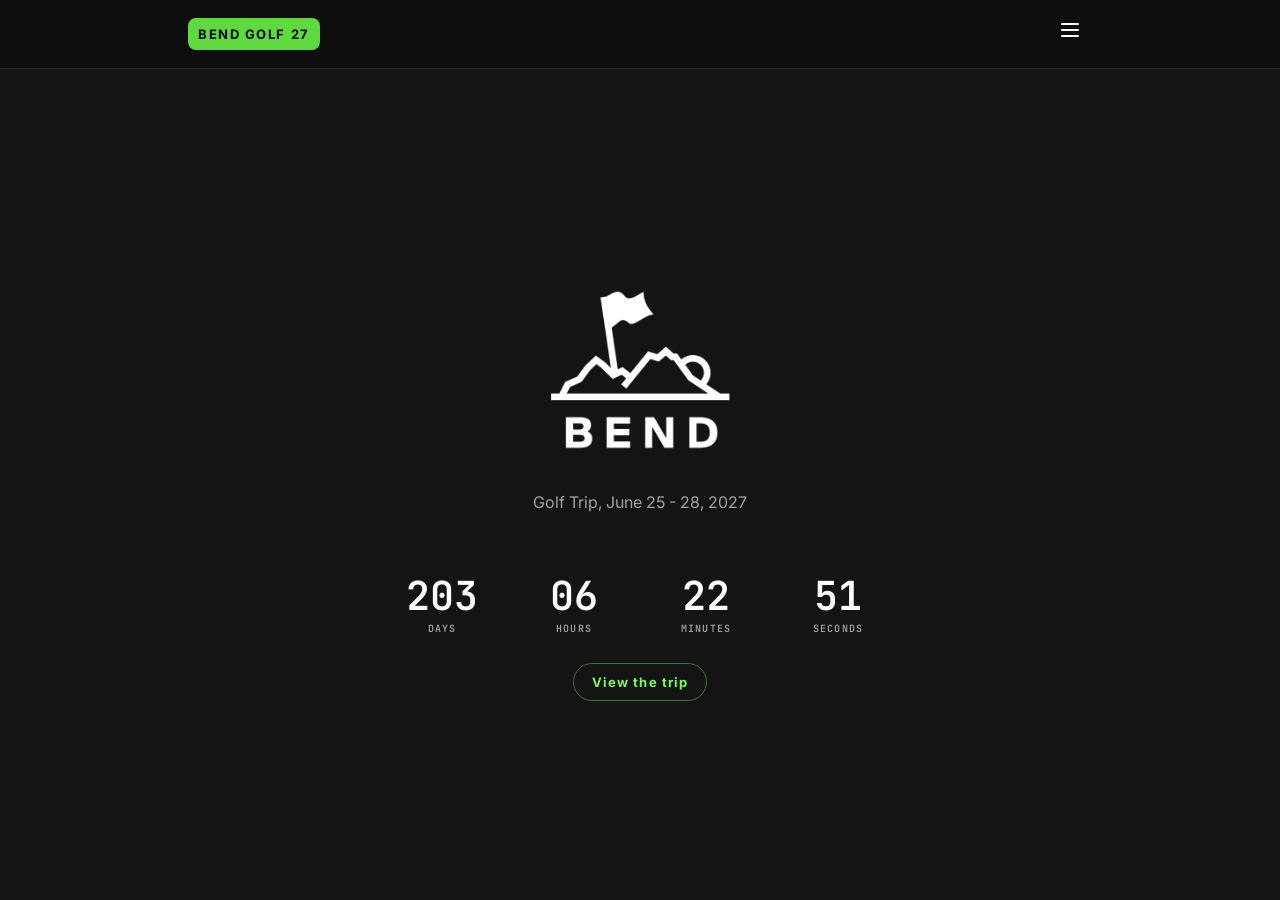
<file: index.html>
<!DOCTYPE html>
<html lang="en">
<head>
  <meta charset="UTF-8">
  <meta name="viewport" content="width=device-width, initial-scale=1">
  <link rel="icon" type="image/png" sizes="16x16" href="images/Bend_Favicon.png">
  <link rel="apple-touch-icon" href="images/App%20logo.png">
  <meta name="apple-mobile-web-app-capable" content="yes">
  <meta name="mobile-web-app-capable" content="yes">
  <meta name="apple-mobile-web-app-status-bar-style" content="black">
  <meta name="apple-mobile-web-app-title" content="Bend 27">
  <meta name="theme-color" content="#141414">
  <link rel="manifest" href="manifest.json">
  <title>Bend 27</title>
  <link rel="preconnect" href="https://fonts.googleapis.com">
  <link href="https://fonts.googleapis.com/css2?family=Inter:wght@600;700&family=JetBrains+Mono:wght@600&display=swap" rel="stylesheet">
  <link rel="stylesheet" href="css/site.css">
  <link rel="stylesheet" href="css/nav.css">
</head>
<body>
  <header class="top">
      <a class="mark" href="index.html">BEND GOLF 27</a>
      <div class="nav-actions">
        <button class="nav-toggle" type="button" aria-expanded="false" aria-controls="site-nav" aria-label="Open menu">
          <span class="nav-toggle-bar"></span>
          <span class="nav-toggle-bar"></span>
          <span class="nav-toggle-bar"></span>
        </button>
        <nav id="site-nav" class="nav-menu" hidden aria-label="Trip">
          <a href="overview.html">
            <span class="nav-kicker">Trip</span>
            Overview
          </a>
          <a href="friday.html">
            <span class="nav-kicker">June 25</span>
            Friday
          </a>
          <a href="saturday.html">
            <span class="nav-kicker">June 26</span>
            Saturday
          </a>
          <a href="sunday.html">
            <span class="nav-kicker">June 27</span>
            Sunday
          </a>
          <a href="monday.html">
            <span class="nav-kicker">June 28</span>
            Monday
          </a>
          <a href="faq.html">
            <span class="nav-kicker">Trip</span>
            FAQ
          </a>
        </nav>
      </div>
  </header>
  <div class="phone">
    <main>
      <img class="landing-logo" src="images/Bend_Logo.png" alt="Bend 27">
      <p class="text-secondary">Golf Trip, June 25 - 28, 2027</p>
      <section class="countdown" aria-live="polite">
        <div class="countdown-grid">
          <div class="countdown-unit"><span class="countdown-value" data-unit="days">00</span><span class="countdown-label">Days</span></div>
          <div class="countdown-unit"><span class="countdown-value" data-unit="hours">00</span><span class="countdown-label">Hours</span></div>
          <div class="countdown-unit"><span class="countdown-value" data-unit="minutes">00</span><span class="countdown-label">Minutes</span></div>
          <div class="countdown-unit"><span class="countdown-value" data-unit="seconds">00</span><span class="countdown-label">Seconds</span></div>
        </div>
      </section>
      <a class="landing-cta" href="overview.html">View the trip</a>
    </main>
  </div>
  <script src="js/nav.js?v=3" defer></script>
  <script src="js/countdown.js" defer></script>
</body>
</html>
</file>
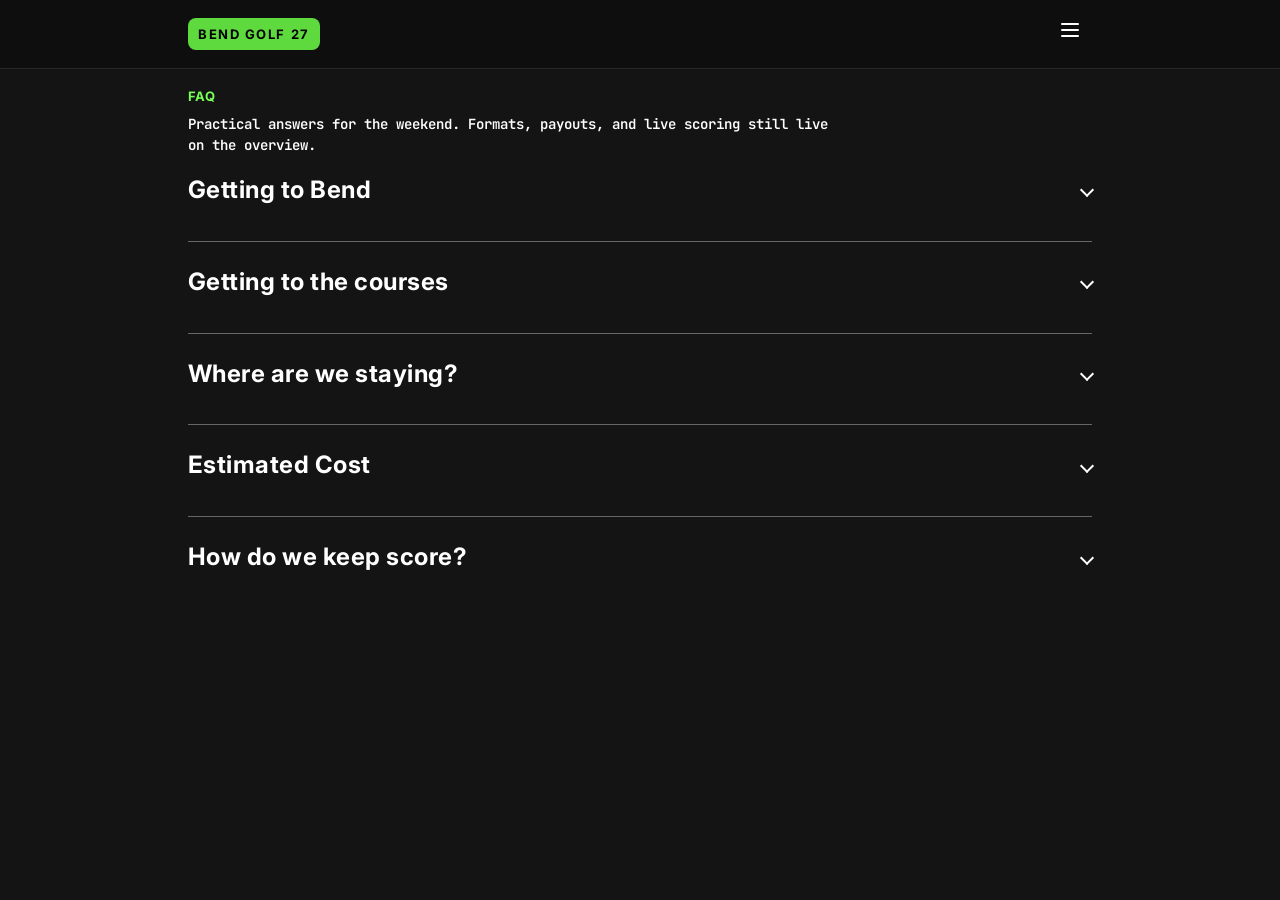
<file: faq.html>
<!DOCTYPE html>
<html lang="en">
<head>
  <meta charset="UTF-8">
  <meta name="viewport" content="width=device-width, initial-scale=1">
  <link rel="icon" type="image/png" sizes="16x16" href="images/Bend_Favicon.png">
  <link rel="apple-touch-icon" href="images/App%20logo.png">
  <meta name="apple-mobile-web-app-capable" content="yes">
  <meta name="mobile-web-app-capable" content="yes">
  <meta name="apple-mobile-web-app-status-bar-style" content="black">
  <meta name="apple-mobile-web-app-title" content="Bend 27">
  <meta name="theme-color" content="#141414">
  <link rel="manifest" href="manifest.json">
  <title>FAQ — Bend 27</title>
  <link rel="preconnect" href="https://fonts.googleapis.com">
  <link href="https://fonts.googleapis.com/css2?family=Inter:wght@600;700&family=JetBrains+Mono:wght@600&display=swap" rel="stylesheet">
  <link rel="stylesheet" href="css/site.css">
  <link rel="stylesheet" href="css/nav.css">
</head>
<body>
  <header class="top">
      <a class="mark" href="index.html">BEND GOLF 27</a>
      <div class="nav-actions">
        <button class="nav-toggle" type="button" aria-expanded="false" aria-controls="site-nav" aria-label="Open menu">
          <span class="nav-toggle-bar"></span>
          <span class="nav-toggle-bar"></span>
          <span class="nav-toggle-bar"></span>
        </button>
        <nav id="site-nav" class="nav-menu" hidden aria-label="Trip">
          <a href="overview.html">
            <span class="nav-kicker">Trip</span>
            Overview
          </a>
          <a href="friday.html">
            <span class="nav-kicker">June 25</span>
            Friday
          </a>
          <a href="saturday.html">
            <span class="nav-kicker">June 26</span>
            Saturday
          </a>
          <a href="sunday.html">
            <span class="nav-kicker">June 27</span>
            Sunday
          </a>
          <a href="monday.html">
            <span class="nav-kicker">June 28</span>
            Monday
          </a>
          <a href="faq.html" aria-current="page">
            <span class="nav-kicker">Trip</span>
            FAQ
          </a>
        </nav>
      </div>
  </header>
  <div class="phone">
    <main>
      <p class="kicker">FAQ</p>
      <p class="day-intro">Practical answers for the weekend. Formats, payouts, and live scoring still live on the overview.</p>

      <details class="fold">
        <summary>Getting to Bend</summary>
        <section class="rule">
          <p>Getting to Bend isn’t too difficult. Fly into Portland International Airport and enjoy a scenic three-hour drive through the Cascades, or fly directly into Redmond Municipal Airport, just 25 minutes from the house(s).</p>
          <ul class="recs">
            <li><strong>PDX,</strong> Portland International Airport. About a 3 hr drive to Bend.</li>
            <li><strong>RDM,</strong> Redmond Municipal Airport. About 25 min from the house(s).</li>
          </ul>
        </section>
      </details>

      <details class="fold">
        <summary>Getting to the courses</summary>
        <section class="rule">
          <p>We'll drive to the courses. A few of the more local people are driving the whole way to Bend. We'll coordinate if anyone would need to rent a car.</p>
        </section>
      </details>

      <details class="fold">
        <summary>Where are we staying?</summary>
        <section class="rule">
          <p>Check in Friday at 4:00pm. Check out Monday before heading to Pronghorn for the last round.</p>
          <p>1002 Southwest Emkay Drive, Unit 1-3, Bend, OR 97702</p>
          <a class="text-link" href="https://maps.google.com/?q=1002+Southwest+Emkay+Drive+Bend+OR+97702" target="_blank" rel="noopener noreferrer">Open the house in Maps</a>
        </section>
      </details>

      <details class="fold">
        <summary>Estimated Cost</summary>
        <section class="rule">
          <h3>Estimated total</h3>
          <p><span class="lead">$1,198*</span></p>
          <p>What you owe ($430) plus greens fees with carts ($768*). Meals are separate and on your own.</p>
        </section>
        <section class="rule">
          <h3>What do I owe?</h3>
          <p><span class="lead">$430</span></p>
          <p>($320 per person for the Airbnb)</p>
          <p>($110 tournament buy-in)</p>
          <p>Venmo <span class="lead">@Jeremy-Won</span>.</p>
          <p>The winning team splits $1,640. The individual champion gets $120. The most one player can make is $325. What you owe covers the Airbnb and the tournament buy-in.</p>
        </section>
        <section class="rule">
          <h3>Greens Fees</h3>
          <p><span class="lead">$768*</span> with carts</p>
          <p><strong>Widgi Creek.</strong> $114 ($89 green fee* + $25 power cart). Cycle cart is $39.</p>
          <p><strong>Quail Run.</strong> $115 ($95 green fee* + $20 power cart). Scooter is $30.</p>
          <p><strong>Tetherow.</strong> $340 green fee*.</p>
          <p><strong>Pronghorn.</strong> $199 green fee*.</p>
          <p>*Estimated based on current posted rates for June 2027.</p>
        </section>
      </details>

      <details class="fold">
        <summary>How do we keep score?</summary>
        <section class="rule">
          <p>We'll have both a team and individual champion for the weekend. Golf GameBook is how we keep score. Download the free app and create an account before the trip. No paid membership.</p>
          <p>Add your current handicap to your profile. The Red vs. Blue invite goes out about a week before we arrive. Teams stay unassigned until the reveal on Night 1.</p>
        </section>
      </details>
    </main>
  </div>
  <script src="js/nav.js?v=3" defer></script>
</body>
</html>
</file>
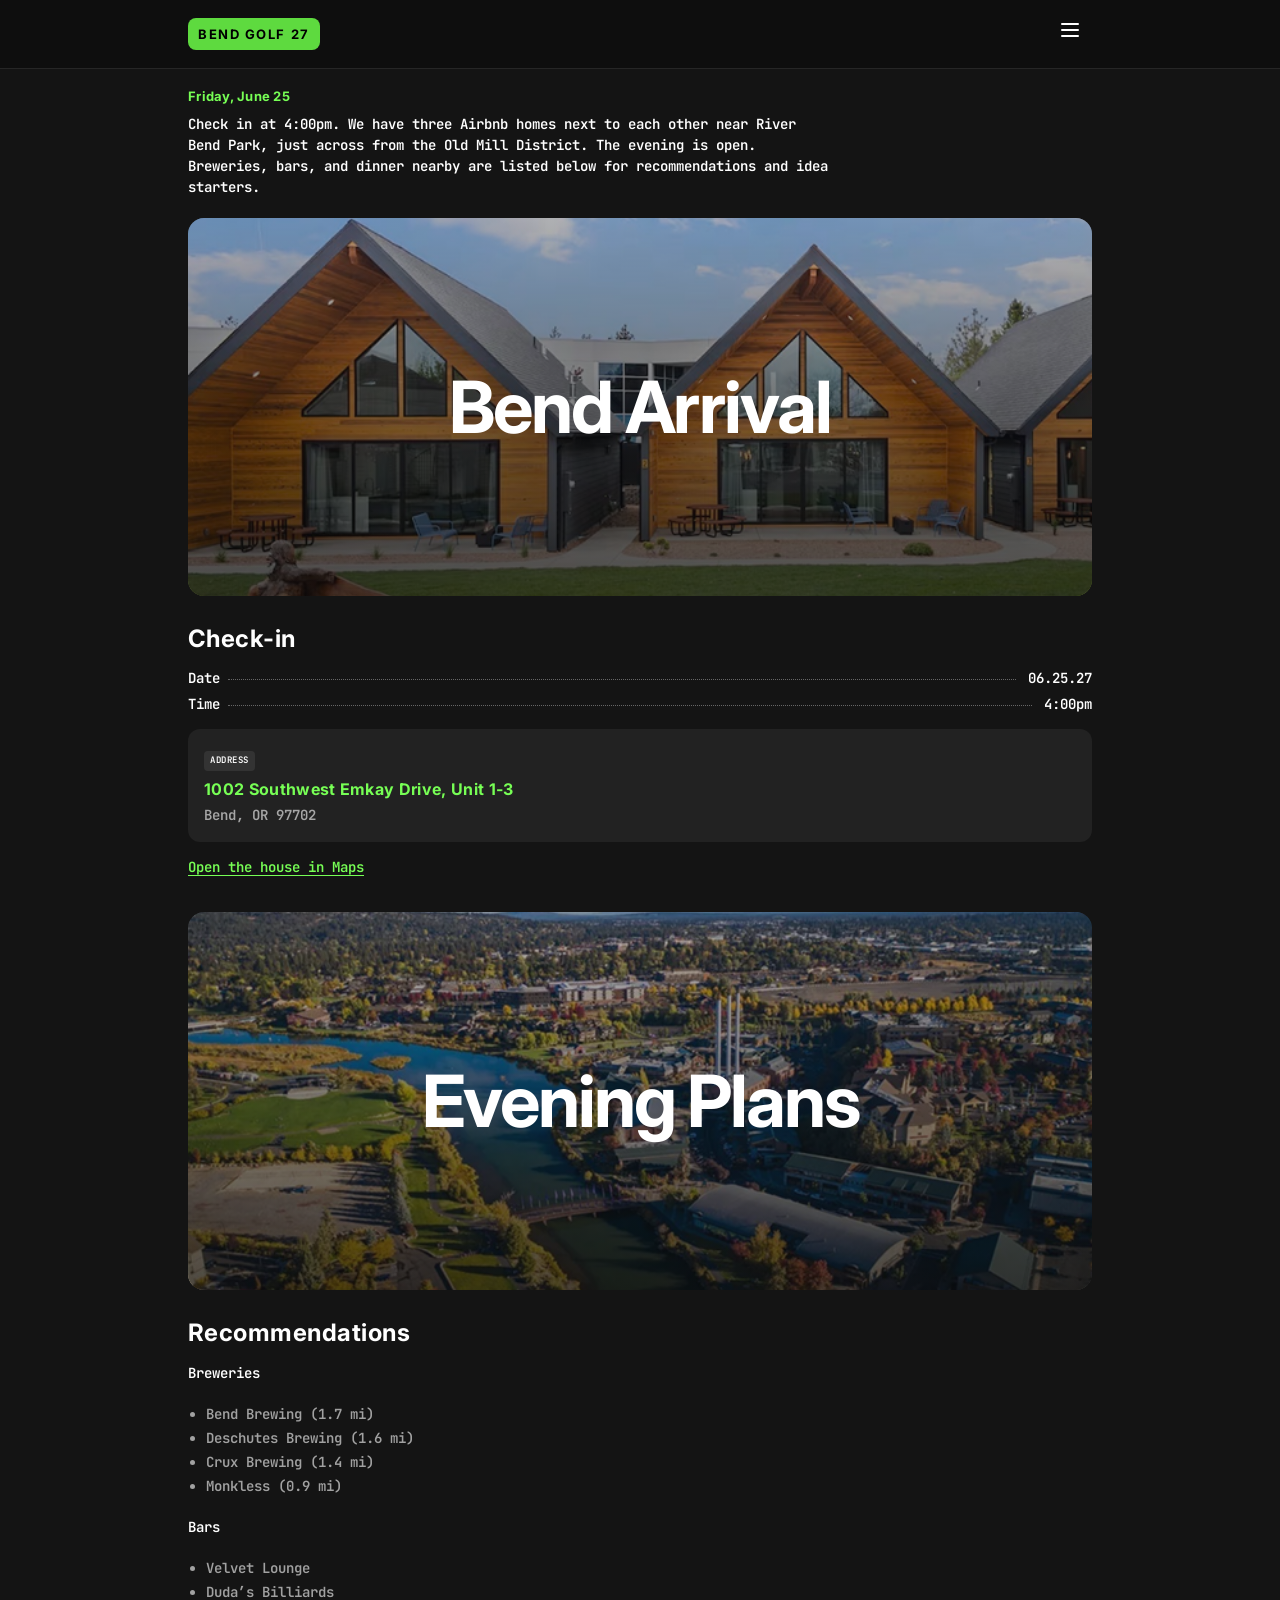
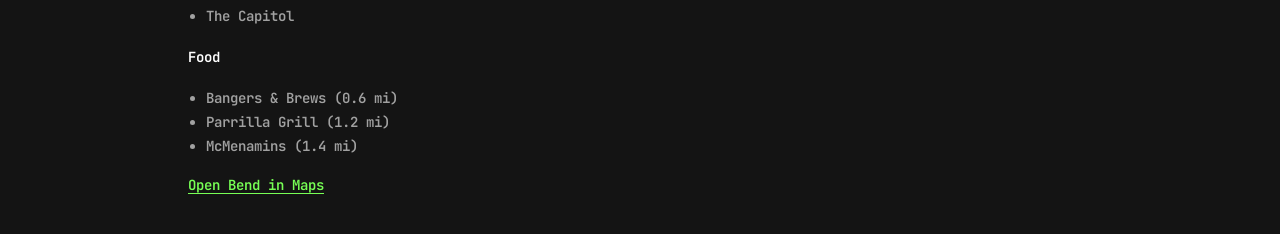
<file: friday.html>
<!DOCTYPE html>
<html lang="en">
<head>
  <meta charset="UTF-8">
  <meta name="viewport" content="width=device-width, initial-scale=1">
  <link rel="icon" type="image/png" sizes="16x16" href="images/Bend_Favicon.png">
  <link rel="apple-touch-icon" href="images/App%20logo.png">
  <meta name="apple-mobile-web-app-capable" content="yes">
  <meta name="mobile-web-app-capable" content="yes">
  <meta name="apple-mobile-web-app-status-bar-style" content="black">
  <meta name="apple-mobile-web-app-title" content="Bend 27">
  <meta name="theme-color" content="#141414">
  <link rel="manifest" href="manifest.json">
  <title>Friday, June 25 — Bend 27</title>
  <link rel="preconnect" href="https://fonts.googleapis.com">
  <link href="https://fonts.googleapis.com/css2?family=Inter:wght@600;700&family=JetBrains+Mono:wght@600&display=swap" rel="stylesheet">
  <link rel="stylesheet" href="css/site.css">
  <link rel="stylesheet" href="css/nav.css">
</head>
<body>
  <header class="top">
      <a class="mark" href="index.html">BEND GOLF 27</a>
      <div class="nav-actions">
        <button class="nav-toggle" type="button" aria-expanded="false" aria-controls="site-nav" aria-label="Open menu">
          <span class="nav-toggle-bar"></span>
          <span class="nav-toggle-bar"></span>
          <span class="nav-toggle-bar"></span>
        </button>
        <nav id="site-nav" class="nav-menu" hidden aria-label="Trip">
          <a href="overview.html">
            <span class="nav-kicker">Trip</span>
            Overview
          </a>
          <a href="friday.html" aria-current="page">
            <span class="nav-kicker">June 25</span>
            Friday
          </a>
          <a href="saturday.html">
            <span class="nav-kicker">June 26</span>
            Saturday
          </a>
          <a href="sunday.html">
            <span class="nav-kicker">June 27</span>
            Sunday
          </a>
          <a href="monday.html">
            <span class="nav-kicker">June 28</span>
            Monday
          </a>
          <a href="faq.html">
            <span class="nav-kicker">Trip</span>
            FAQ
          </a>
        </nav>
      </div>
  </header>
  <div class="phone">
    <main>
      <p class="kicker">Friday, June 25</p>
      <p class="day-intro">Check in at 4:00pm. We have three Airbnb homes next to each other near River Bend Park, just across from the Old Mill District. The evening is open. Breweries, bars, and dinner nearby are listed below for recommendations and idea starters.</p>

      <section class="day-block">
        <div class="hero">
          <img class="hero-photo" src="images/Airbnb%201.png" alt="Exterior of the Bend house">
          <h1>Bend Arrival</h1>
        </div>
        <h2>Check-in</h2>
        <div class="facts">
          <div class="fact"><span class="is-primary">Date</span><span class="fact-line"></span><span class="fact-value">06.25.27</span></div>
          <div class="fact"><span class="is-primary">Time</span><span class="fact-line"></span><span class="fact-value">4:00pm</span></div>
        </div>
        <article class="card">
          <p class="tag">ADDRESS</p>
          <h3>1002 Southwest Emkay Drive, Unit 1-3</h3>
          <p>Bend, OR 97702</p>
        </article>
        <a class="text-link" href="https://maps.google.com/?q=1002+Southwest+Emkay+Drive+Bend+OR+97702" target="_blank" rel="noopener noreferrer">Open the house in Maps</a>
      </section>

      <section class="day-block">
        <div class="hero">
          <img class="hero-photo" src="images/Bend%201.png" alt="Outdoor patio at a Bend brewery">
          <h1>Evening Plans</h1>
        </div>
        <h2>Recommendations</h2>
        <p class="group-label">Breweries</p>
        <ul class="recs">
          <li>Bend Brewing (1.7 mi)</li>
          <li>Deschutes Brewing (1.6 mi)</li>
          <li>Crux Brewing (1.4 mi)</li>
          <li>Monkless (0.9 mi)</li>
        </ul>
        <p class="group-label">Bars</p>
        <ul class="recs">
          <li>Velvet Lounge</li>
          <li>Duda’s Billiards</li>
          <li>The Capitol</li>
        </ul>
        <p class="group-label">Food</p>
        <ul class="recs">
          <li>Bangers &amp; Brews (0.6 mi)</li>
          <li>Parrilla Grill (1.2 mi)</li>
          <li>McMenamins (1.4 mi)</li>
        </ul>
        <a class="text-link" href="https://maps.app.goo.gl/ejhzNAZL5B42MiZE8" target="_blank" rel="noopener noreferrer">Open Bend in Maps</a>
      </section>
    </main>
  </div>
  <script src="js/nav.js?v=3" defer></script>
</body>
</html>
</file>
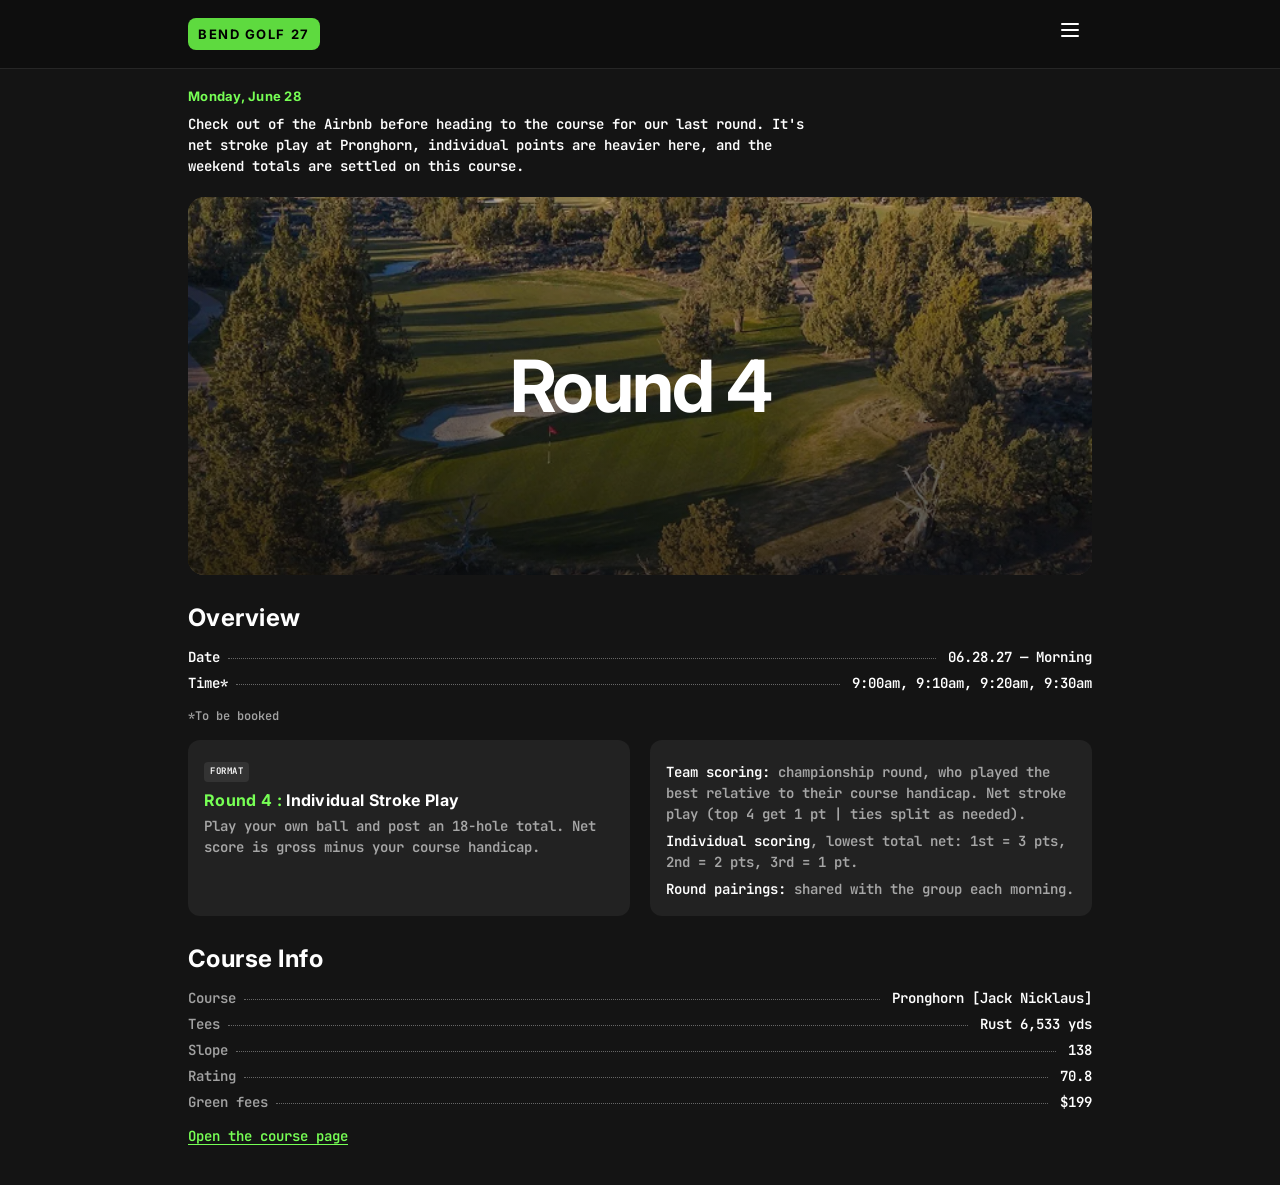
<file: monday.html>
<!DOCTYPE html>
<html lang="en">
<head>
  <meta charset="UTF-8">
  <meta name="viewport" content="width=device-width, initial-scale=1">
  <link rel="icon" type="image/png" sizes="16x16" href="images/Bend_Favicon.png">
  <link rel="apple-touch-icon" href="images/App%20logo.png">
  <meta name="apple-mobile-web-app-capable" content="yes">
  <meta name="mobile-web-app-capable" content="yes">
  <meta name="apple-mobile-web-app-status-bar-style" content="black">
  <meta name="apple-mobile-web-app-title" content="Bend 27">
  <meta name="theme-color" content="#141414">
  <link rel="manifest" href="manifest.json">
  <title>Monday, June 28 — Bend 27</title>
  <link rel="preconnect" href="https://fonts.googleapis.com">
  <link href="https://fonts.googleapis.com/css2?family=Inter:wght@600;700&family=JetBrains+Mono:wght@600&display=swap" rel="stylesheet">
  <link rel="stylesheet" href="css/site.css">
  <link rel="stylesheet" href="css/nav.css">
</head>
<body>
  <header class="top">
      <a class="mark" href="index.html">BEND GOLF 27</a>
      <div class="nav-actions">
        <button class="nav-toggle" type="button" aria-expanded="false" aria-controls="site-nav" aria-label="Open menu">
          <span class="nav-toggle-bar"></span>
          <span class="nav-toggle-bar"></span>
          <span class="nav-toggle-bar"></span>
        </button>
        <nav id="site-nav" class="nav-menu" hidden aria-label="Trip">
          <a href="overview.html">
            <span class="nav-kicker">Trip</span>
            Overview
          </a>
          <a href="friday.html">
            <span class="nav-kicker">June 25</span>
            Friday
          </a>
          <a href="saturday.html">
            <span class="nav-kicker">June 26</span>
            Saturday
          </a>
          <a href="sunday.html">
            <span class="nav-kicker">June 27</span>
            Sunday
          </a>
          <a href="monday.html" aria-current="page">
            <span class="nav-kicker">June 28</span>
            Monday
          </a>
          <a href="faq.html">
            <span class="nav-kicker">Trip</span>
            FAQ
          </a>
        </nav>
      </div>
  </header>
  <div class="phone">
    <main>
      <p class="kicker">Monday, June 28</p>
      <p class="day-intro">Check out of the Airbnb before heading to the course for our last round. It's net stroke play at Pronghorn, individual points are heavier here, and the weekend totals are settled on this course.</p>

      <section class="day-block">
        <div class="hero">
          <img class="hero-photo" src="images/Pronghorn.png" alt="Pronghorn">
          <h1>Round 4</h1>
        </div>
        <h2>Overview</h2>
        <div class="facts">
          <div class="fact"><span class="is-primary">Date</span><span class="fact-line"></span><span class="fact-value">06.28.27 — Morning</span></div>
          <div class="fact"><span class="is-primary">Time*</span><span class="fact-line"></span><span class="fact-value">9:00am, 9:10am, 9:20am, 9:30am</span></div>
        </div>
        <p class="time-note">*To be booked</p>
        <article class="card">
          <p class="tag">FORMAT</p>
          <h3>Round 4 : <span class="round-name">Individual Stroke Play</span></h3>
          <p>Play your own ball and post an 18-hole total. Net score is gross minus your course handicap.</p>
        </article>
        <article class="card">
          <p><span class="lead">Team scoring:</span> championship round, who played the best relative to their course handicap. Net stroke play (top 4 get 1 pt | ties split as needed).</p>
          <p><span class="lead">Individual scoring</span>, lowest total net: 1st = 3 pts, 2nd = 2 pts, 3rd = 1 pt.</p>
          <p><span class="lead">Round pairings:</span> shared with the group each morning.</p>
        </article>
        <h2>Course Info</h2>
        <div class="facts">
          <div class="fact"><span>Course</span><span class="fact-line"></span><span class="fact-value">Pronghorn [Jack Nicklaus]</span></div>
          <div class="fact"><span>Tees</span><span class="fact-line"></span><span class="fact-value">Rust 6,533 yds</span></div>
          <div class="fact"><span>Slope</span><span class="fact-line"></span><span class="fact-value">138</span></div>
          <div class="fact"><span>Rating</span><span class="fact-line"></span><span class="fact-value">70.8</span></div>
          <div class="fact"><span>Green fees</span><span class="fact-line"></span><span class="fact-value">$199</span></div>
        </div>
        <a class="text-link" href="https://juniperpreserve.com/golf/jack-nicklaus-signature-course/" target="_blank" rel="noopener noreferrer">Open the course page</a>
      </section>
    </main>
  </div>
  <script src="js/nav.js?v=3" defer></script>
</body>
</html>
</file>
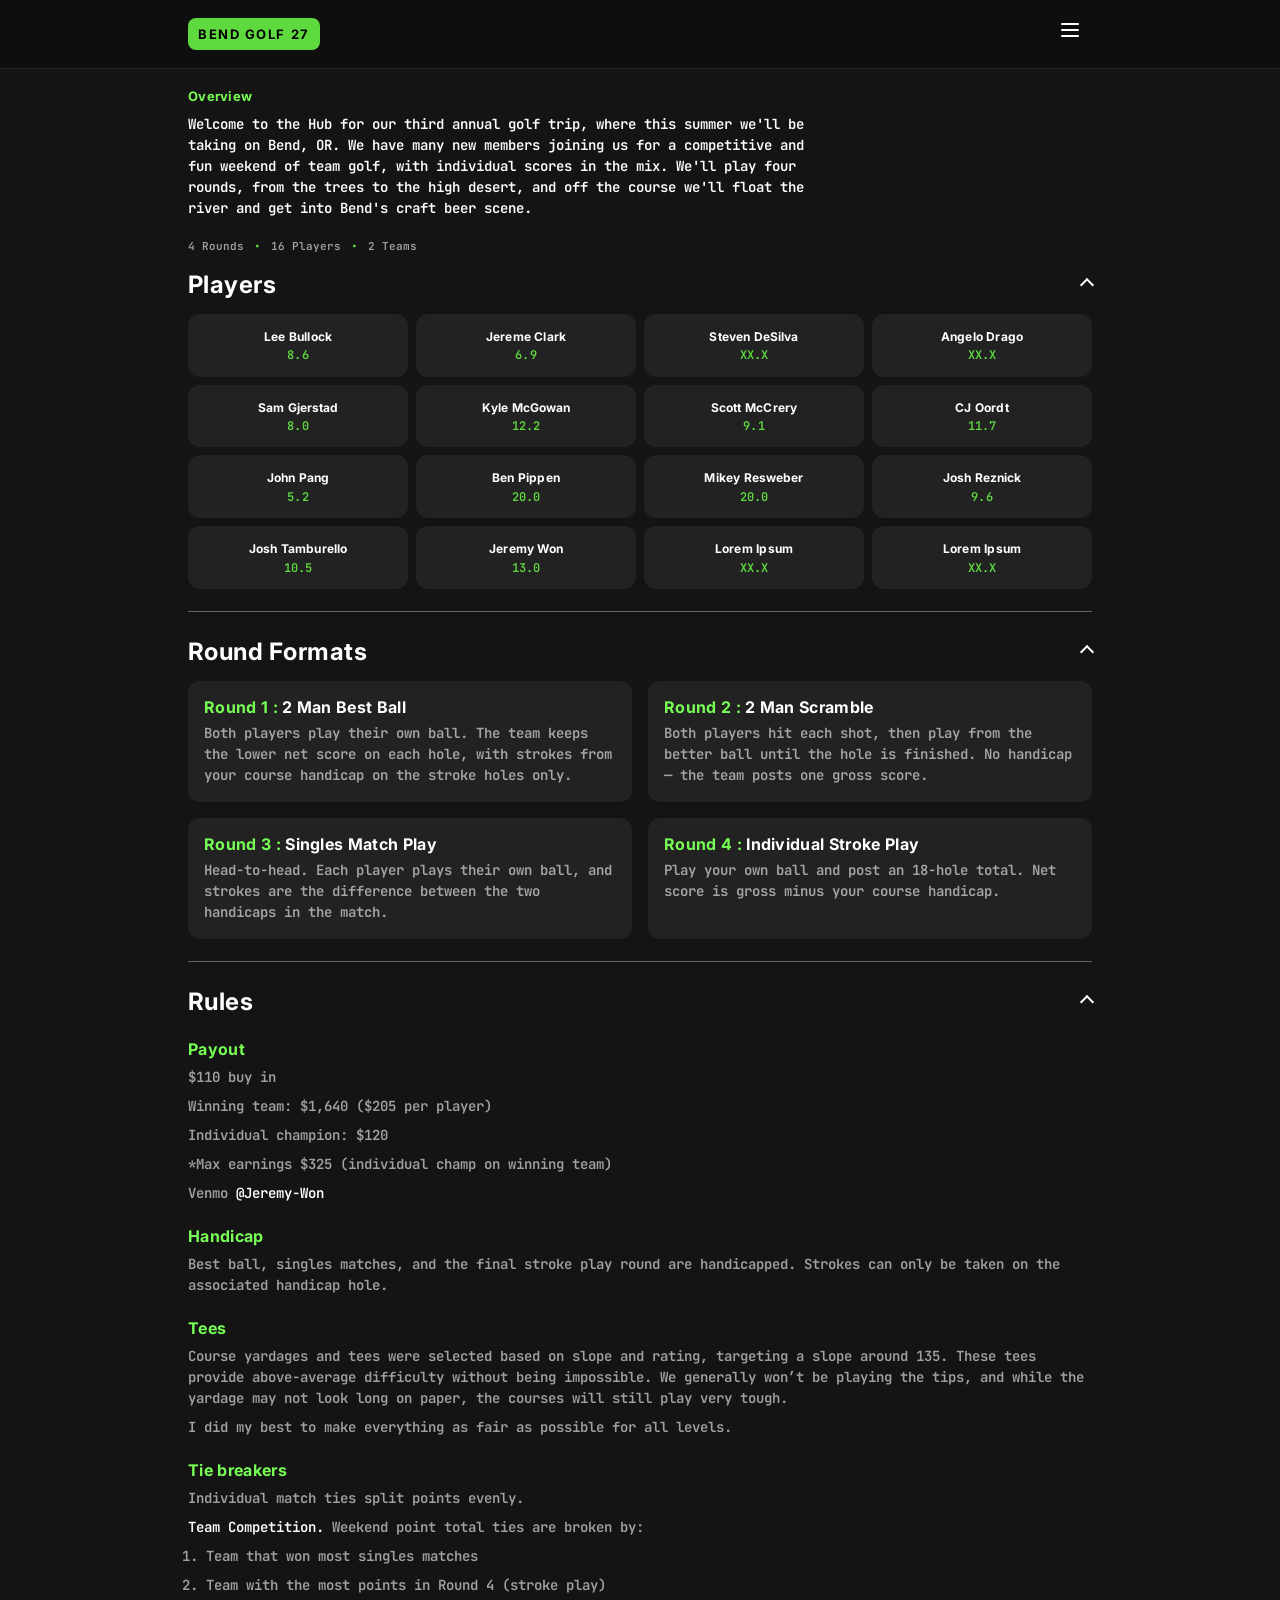
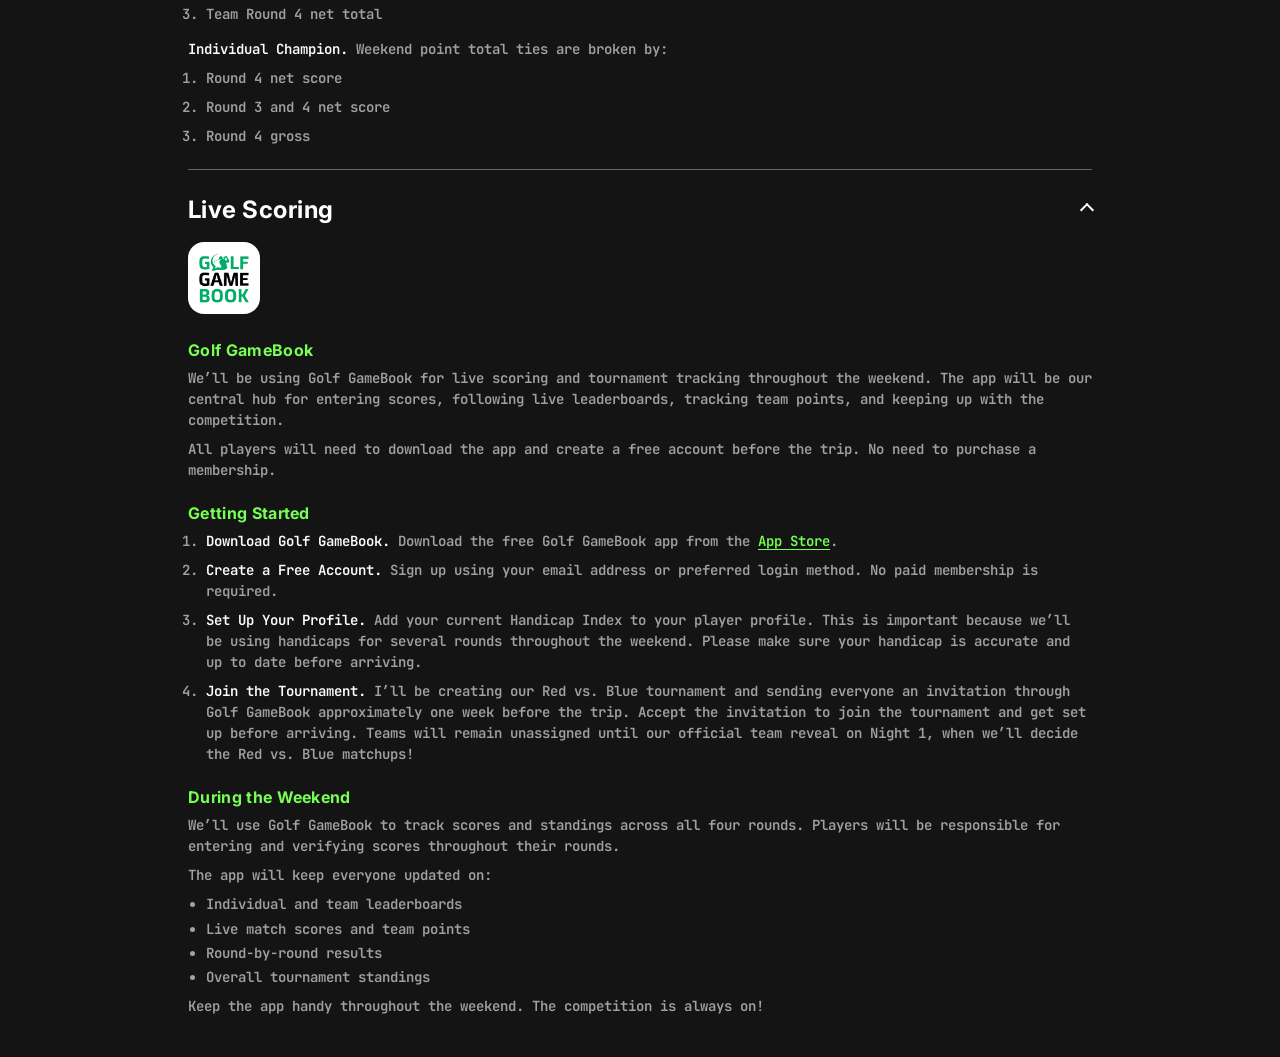
<file: overview.html>
<!DOCTYPE html>
<html lang="en">
<head>
  <meta charset="UTF-8">
  <meta name="viewport" content="width=device-width, initial-scale=1">
  <link rel="icon" type="image/png" sizes="16x16" href="images/Bend_Favicon.png">
  <link rel="apple-touch-icon" href="images/App%20logo.png">
  <meta name="apple-mobile-web-app-capable" content="yes">
  <meta name="mobile-web-app-capable" content="yes">
  <meta name="apple-mobile-web-app-status-bar-style" content="black">
  <meta name="apple-mobile-web-app-title" content="Bend 27">
  <meta name="theme-color" content="#141414">
  <link rel="manifest" href="manifest.json">
  <title>Overview — Bend 27</title>
  <link rel="preconnect" href="https://fonts.googleapis.com">
  <link href="https://fonts.googleapis.com/css2?family=Inter:wght@600;700&family=JetBrains+Mono:wght@600&display=swap" rel="stylesheet">
  <link rel="stylesheet" href="css/site.css">
  <link rel="stylesheet" href="css/nav.css">
</head>
<body>
  <header class="top">
      <a class="mark" href="index.html">BEND GOLF 27</a>
      <div class="nav-actions">
        <button class="nav-toggle" type="button" aria-expanded="false" aria-controls="site-nav" aria-label="Open menu">
          <span class="nav-toggle-bar"></span>
          <span class="nav-toggle-bar"></span>
          <span class="nav-toggle-bar"></span>
        </button>
        <nav id="site-nav" class="nav-menu" hidden aria-label="Trip">
          <a href="overview.html" aria-current="page">
            <span class="nav-kicker">Trip</span>
            Overview
          </a>
          <a href="friday.html">
            <span class="nav-kicker">June 25</span>
            Friday
          </a>
          <a href="saturday.html">
            <span class="nav-kicker">June 26</span>
            Saturday
          </a>
          <a href="sunday.html">
            <span class="nav-kicker">June 27</span>
            Sunday
          </a>
          <a href="monday.html">
            <span class="nav-kicker">June 28</span>
            Monday
          </a>
          <a href="faq.html">
            <span class="nav-kicker">Trip</span>
            FAQ
          </a>
        </nav>
      </div>
  </header>
  <div class="phone">
    <main>
      <p class="kicker">Overview</p>
      <p class="day-intro">Welcome to the Hub for our third annual golf trip, where this summer we'll be taking on Bend, OR. We have many new members joining us for a competitive and fun weekend of team golf, with individual scores in the mix. We'll play four rounds, from the trees to the high desert, and off the course we'll float the river and get into Bend's craft beer scene.</p>
      <p class="stats">
        <span>4 Rounds</span>
        <span aria-hidden="true">•</span>
        <span>16 Players</span>
        <span aria-hidden="true">•</span>
        <span>2 Teams</span>
      </p>

      <details class="fold" open>
      <summary>Players</summary>
      <ul class="players">
        <li class="player"><span class="player-name"><span>Lee</span><span>Bullock</span></span><span class="hcp">8.6</span></li>
        <li class="player"><span class="player-name"><span>Jereme</span><span>Clark</span></span><span class="hcp">6.9</span></li>
        <li class="player"><span class="player-name"><span>Steven</span><span>DeSilva</span></span><span class="hcp">XX.X</span></li>
        <li class="player"><span class="player-name"><span>Angelo</span><span>Drago</span></span><span class="hcp">XX.X</span></li>
        <li class="player"><span class="player-name"><span>Sam</span><span>Gjerstad</span></span><span class="hcp">8.0</span></li>
        <li class="player"><span class="player-name"><span>Kyle</span><span>McGowan</span></span><span class="hcp">12.2</span></li>
        <li class="player"><span class="player-name"><span>Scott</span><span>McCrery</span></span><span class="hcp">9.1</span></li>
        <li class="player"><span class="player-name"><span>CJ</span><span>Oordt</span></span><span class="hcp">11.7</span></li>
        <li class="player"><span class="player-name"><span>John</span><span>Pang</span></span><span class="hcp">5.2</span></li>
        <li class="player"><span class="player-name"><span>Ben</span><span>Pippen</span></span><span class="hcp">20.0</span></li>
        <li class="player"><span class="player-name"><span>Mikey</span><span>Resweber</span></span><span class="hcp">20.0</span></li>
        <li class="player"><span class="player-name"><span>Josh</span><span>Reznick</span></span><span class="hcp">9.6</span></li>
        <li class="player"><span class="player-name"><span>Josh</span><span>Tamburello</span></span><span class="hcp">10.5</span></li>
        <li class="player"><span class="player-name"><span>Jeremy</span><span>Won</span></span><span class="hcp">13.0</span></li>
        <li class="player"><span class="player-name"><span>Lorem</span><span>Ipsum</span></span><span class="hcp">XX.X</span></li>
        <li class="player"><span class="player-name"><span>Lorem</span><span>Ipsum</span></span><span class="hcp">XX.X</span></li>
      </ul>
      </details>

      <details class="fold" open>
      <summary>Round Formats</summary>
      <div class="stack">
        <article class="card">
          <h3>Round 1 : <span class="round-name">2 Man Best Ball</span></h3>
          <p>Both players play their own ball. The team keeps the lower net score on each hole, with strokes from your course handicap on the stroke holes only.</p>
        </article>
        <article class="card">
          <h3>Round 2 : <span class="round-name">2 Man Scramble</span></h3>
          <p>Both players hit each shot, then play from the better ball until the hole is finished. No handicap — the team posts one gross score.</p>
        </article>
        <article class="card">
          <h3>Round 3 : <span class="round-name">Singles Match Play</span></h3>
          <p>Head-to-head. Each player plays their own ball, and strokes are the difference between the two handicaps in the match.</p>
        </article>
        <article class="card">
          <h3>Round 4 : <span class="round-name">Individual Stroke Play</span></h3>
          <p>Play your own ball and post an 18-hole total. Net score is gross minus your course handicap.</p>
        </article>
      </div>
      </details>

      <details class="fold" open>
      <summary>Rules</summary>
      <section class="rule">
        <h3>Payout</h3>
        <p>$110 buy in</p>
        <p>Winning team: $1,640 ($205 per player)</p>
        <p>Individual champion: $120</p>
        <p>*Max earnings $325 (individual champ on winning team)</p>
        <p>Venmo <span class="lead">@Jeremy-Won</span></p>
      </section>
      <section class="rule">
        <h3>Handicap</h3>
        <p>Best ball, singles matches, and the final stroke play round are handicapped. Strokes can only be taken on the associated handicap hole.</p>
      </section>
      <section class="rule">
        <h3>Tees</h3>
        <p>Course yardages and tees were selected based on slope and rating, targeting a slope around 135. These tees provide above-average difficulty without being impossible. We generally won’t be playing the tips, and while the yardage may not look long on paper, the courses will still play very tough.</p>
        <p>I did my best to make everything as fair as possible for all levels.</p>
      </section>
      <section class="rule">
        <h3>Tie breakers</h3>
        <p>Individual match ties split points evenly.</p>
        <p><span class="lead">Team Competition.</span> Weekend point total ties are broken by:</p>
        <ol>
          <li>Team that won most singles matches</li>
          <li>Team with the most points in Round 4 (stroke play)</li>
          <li>Team Round 4 net total</li>
        </ol>
        <p><span class="lead">Individual Champion.</span> Weekend point total ties are broken by:</p>
        <ol>
          <li>Round 4 net score</li>
          <li>Round 3 and 4 net score</li>
          <li>Round 4 gross</li>
        </ol>
      </section>
      </details>

      <details class="fold" open>
      <summary>Live Scoring</summary>
      <a class="app-link" href="https://apps.apple.com/us/app/golf-gamebook-scorecard-gps/id409307935" target="_blank" rel="noopener noreferrer">
        <img src="images/Golf%20Gamebook%20logo.png" alt="Download Golf GameBook on the App Store">
      </a>
      <section class="rule">
        <h3>Golf GameBook</h3>
        <p>We’ll be using Golf GameBook for live scoring and tournament tracking throughout the weekend. The app will be our central hub for entering scores, following live leaderboards, tracking team points, and keeping up with the competition.</p>
        <p>All players will need to download the app and create a free account before the trip. No need to purchase a membership.</p>
      </section>
      <section class="rule">
        <h3>Getting Started</h3>
        <ol>
          <li><strong>Download Golf GameBook.</strong> Download the free Golf GameBook app from the <a href="https://apps.apple.com/us/app/golf-gamebook-scorecard-gps/id409307935" target="_blank" rel="noopener noreferrer">App Store</a>.</li>
          <li><strong>Create a Free Account.</strong> Sign up using your email address or preferred login method. No paid membership is required.</li>
          <li><strong>Set Up Your Profile.</strong> Add your current Handicap Index to your player profile. This is important because we’ll be using handicaps for several rounds throughout the weekend. Please make sure your handicap is accurate and up to date before arriving.</li>
          <li><strong>Join the Tournament.</strong> I’ll be creating our Red vs. Blue tournament and sending everyone an invitation through Golf GameBook approximately one week before the trip. Accept the invitation to join the tournament and get set up before arriving. Teams will remain unassigned until our official team reveal on Night 1, when we’ll decide the Red vs. Blue matchups!</li>
        </ol>
      </section>
      <section class="rule">
        <h3>During the Weekend</h3>
        <p>We’ll use Golf GameBook to track scores and standings across all four rounds. Players will be responsible for entering and verifying scores throughout their rounds.</p>
        <p>The app will keep everyone updated on:</p>
        <ul class="recs">
          <li>Individual and team leaderboards</li>
          <li>Live match scores and team points</li>
          <li>Round-by-round results</li>
          <li>Overall tournament standings</li>
        </ul>
        <p>Keep the app handy throughout the weekend. The competition is always on!</p>
      </section>
      </details>
    </main>
  </div>
  <script src="js/nav.js?v=3" defer></script>
</body>
</html>
</file>
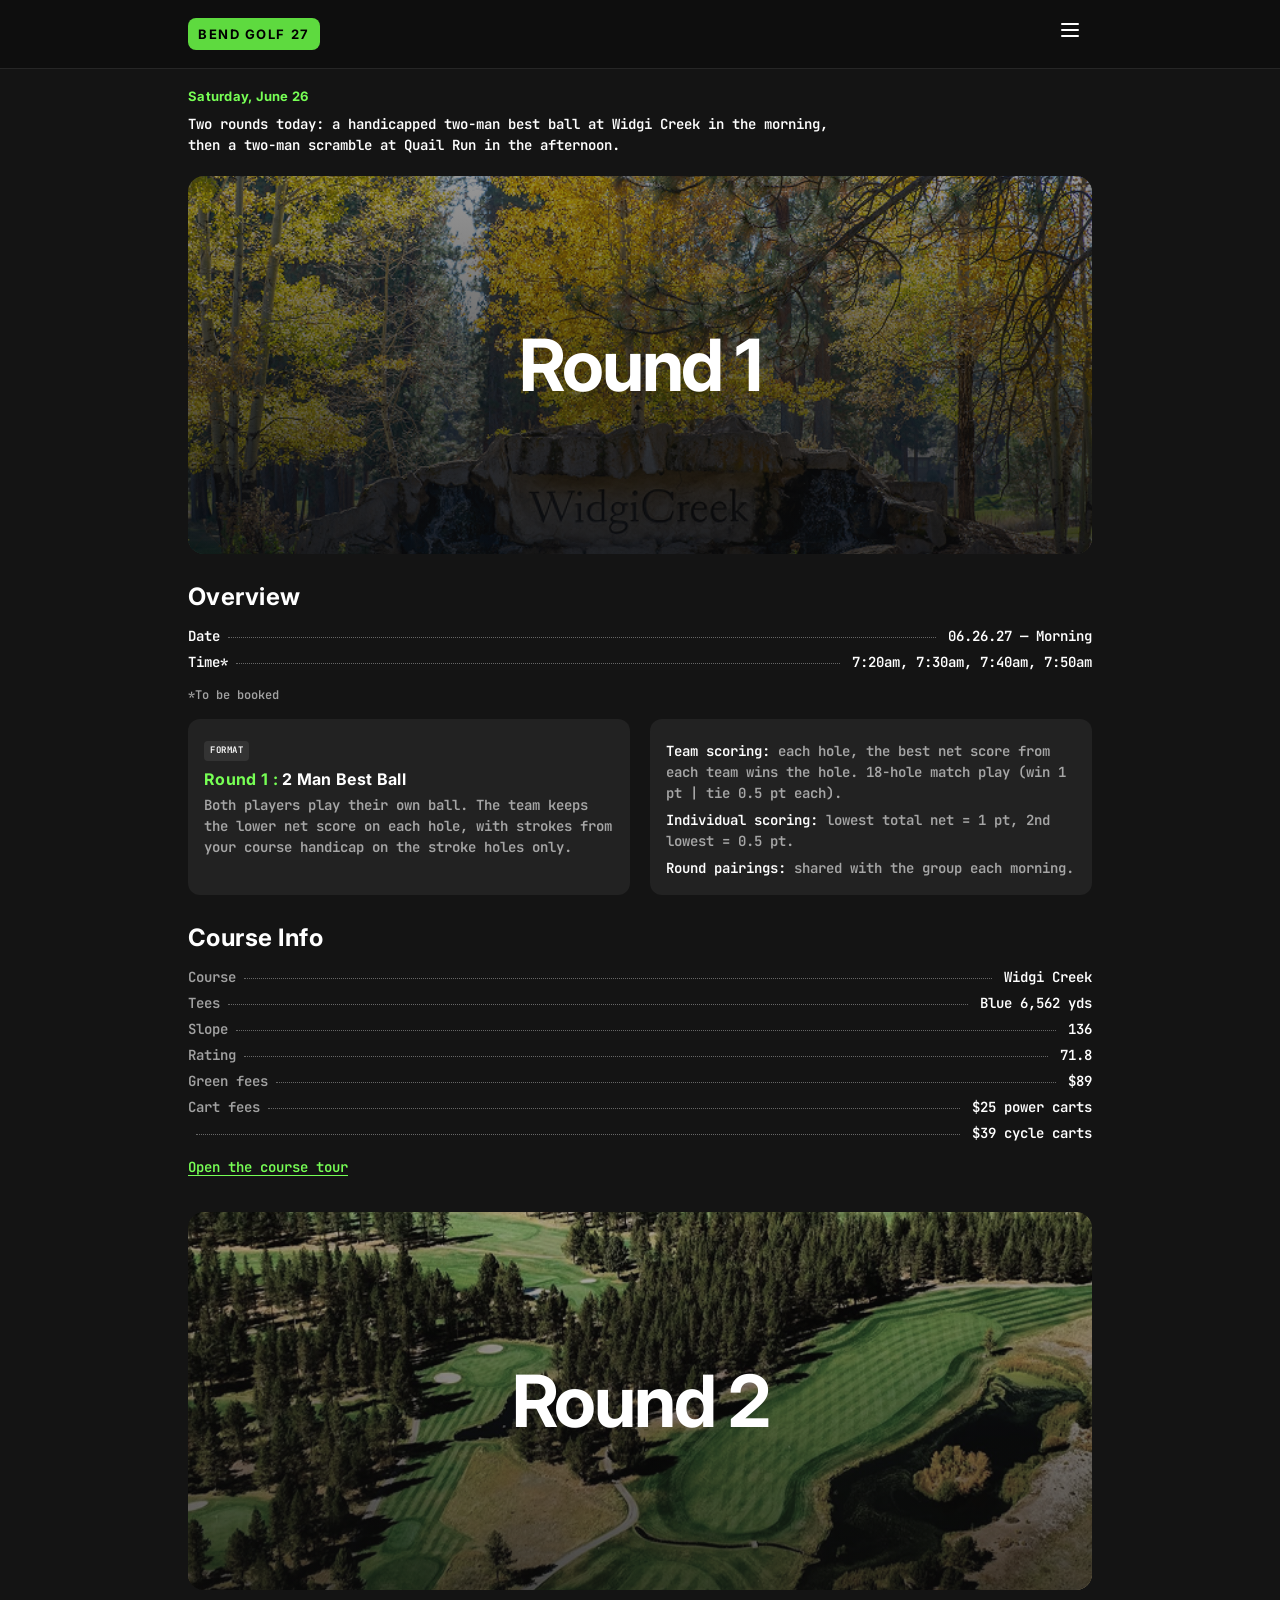
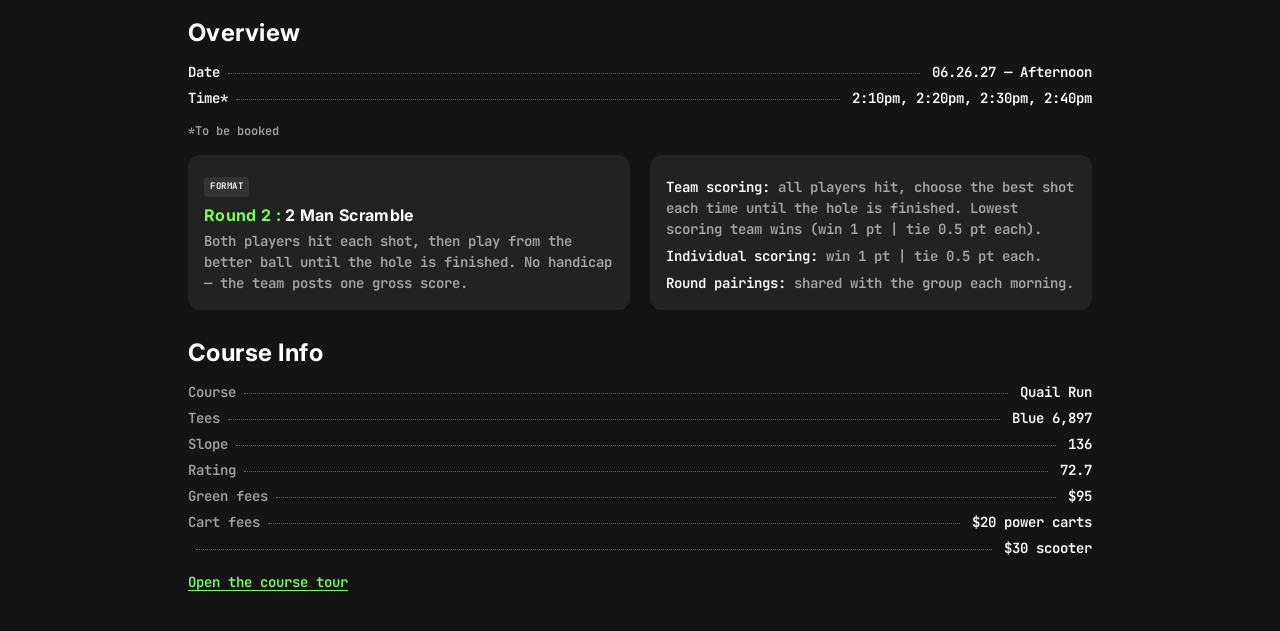
<file: saturday.html>
<!DOCTYPE html>
<html lang="en">
<head>
  <meta charset="UTF-8">
  <meta name="viewport" content="width=device-width, initial-scale=1">
  <link rel="icon" type="image/png" sizes="16x16" href="images/Bend_Favicon.png">
  <link rel="apple-touch-icon" href="images/App%20logo.png">
  <meta name="apple-mobile-web-app-capable" content="yes">
  <meta name="mobile-web-app-capable" content="yes">
  <meta name="apple-mobile-web-app-status-bar-style" content="black">
  <meta name="apple-mobile-web-app-title" content="Bend 27">
  <meta name="theme-color" content="#141414">
  <link rel="manifest" href="manifest.json">
  <title>Saturday, June 26 — Bend 27</title>
  <link rel="preconnect" href="https://fonts.googleapis.com">
  <link href="https://fonts.googleapis.com/css2?family=Inter:wght@600;700&family=JetBrains+Mono:wght@600&display=swap" rel="stylesheet">
  <link rel="stylesheet" href="css/site.css">
  <link rel="stylesheet" href="css/nav.css">
</head>
<body>
  <header class="top">
      <a class="mark" href="index.html">BEND GOLF 27</a>
      <div class="nav-actions">
        <button class="nav-toggle" type="button" aria-expanded="false" aria-controls="site-nav" aria-label="Open menu">
          <span class="nav-toggle-bar"></span>
          <span class="nav-toggle-bar"></span>
          <span class="nav-toggle-bar"></span>
        </button>
        <nav id="site-nav" class="nav-menu" hidden aria-label="Trip">
          <a href="overview.html">
            <span class="nav-kicker">Trip</span>
            Overview
          </a>
          <a href="friday.html">
            <span class="nav-kicker">June 25</span>
            Friday
          </a>
          <a href="saturday.html" aria-current="page">
            <span class="nav-kicker">June 26</span>
            Saturday
          </a>
          <a href="sunday.html">
            <span class="nav-kicker">June 27</span>
            Sunday
          </a>
          <a href="monday.html">
            <span class="nav-kicker">June 28</span>
            Monday
          </a>
          <a href="faq.html">
            <span class="nav-kicker">Trip</span>
            FAQ
          </a>
        </nav>
      </div>
  </header>
  <div class="phone">
    <main>
      <p class="kicker">Saturday, June 26</p>
      <p class="day-intro">Two rounds today: a handicapped two-man best ball at Widgi Creek in the morning, then a two-man scramble at Quail Run in the afternoon.</p>

      <section class="day-block">
        <div class="hero">
          <img class="hero-photo" src="images/Widgi%20Creek.png" alt="Widgi Creek">
          <h1>Round 1</h1>
        </div>
        <h2>Overview</h2>
        <div class="facts">
          <div class="fact"><span class="is-primary">Date</span><span class="fact-line"></span><span class="fact-value">06.26.27 — Morning</span></div>
          <div class="fact"><span class="is-primary">Time*</span><span class="fact-line"></span><span class="fact-value">7:20am, 7:30am, 7:40am, 7:50am</span></div>
        </div>
        <p class="time-note">*To be booked</p>
        <article class="card">
          <p class="tag">FORMAT</p>
          <h3>Round 1 : <span class="round-name">2 Man Best Ball</span></h3>
          <p>Both players play their own ball. The team keeps the lower net score on each hole, with strokes from your course handicap on the stroke holes only.</p>
        </article>
        <article class="card">
          <p><span class="lead">Team scoring:</span> each hole, the best net score from each team wins the hole. 18-hole match play (win 1 pt | tie 0.5 pt each).</p>
          <p><span class="lead">Individual scoring:</span> lowest total net = 1 pt, 2nd lowest = 0.5 pt.</p>
          <p><span class="lead">Round pairings:</span> shared with the group each morning.</p>
        </article>
        <h2>Course Info</h2>
        <div class="facts">
          <div class="fact"><span>Course</span><span class="fact-line"></span><span class="fact-value">Widgi Creek</span></div>
          <div class="fact"><span>Tees</span><span class="fact-line"></span><span class="fact-value">Blue 6,562 yds</span></div>
          <div class="fact"><span>Slope</span><span class="fact-line"></span><span class="fact-value">136</span></div>
          <div class="fact"><span>Rating</span><span class="fact-line"></span><span class="fact-value">71.8</span></div>
          <div class="fact"><span>Green fees</span><span class="fact-line"></span><span class="fact-value">$89</span></div>
          <div class="fact"><span>Cart fees</span><span class="fact-line"></span><span class="fact-value">$25 power carts</span></div>
          <div class="fact"><span></span><span class="fact-line"></span><span class="fact-value">$39 cycle carts</span></div>
        </div>
        <a class="text-link" href="https://www.widgi.com/golf/course-tour" target="_blank" rel="noopener noreferrer">Open the course tour</a>
      </section>

      <section class="day-block">
        <div class="hero">
          <img class="hero-photo" src="images/Quail%20Run.png" alt="Quail Run">
          <h1>Round 2</h1>
        </div>
        <h2>Overview</h2>
        <div class="facts">
          <div class="fact"><span class="is-primary">Date</span><span class="fact-line"></span><span class="fact-value">06.26.27 — Afternoon</span></div>
          <div class="fact"><span class="is-primary">Time*</span><span class="fact-line"></span><span class="fact-value">2:10pm, 2:20pm, 2:30pm, 2:40pm</span></div>
        </div>
        <p class="time-note">*To be booked</p>
        <article class="card">
          <p class="tag">FORMAT</p>
          <h3>Round 2 : <span class="round-name">2 Man Scramble</span></h3>
          <p>Both players hit each shot, then play from the better ball until the hole is finished. No handicap — the team posts one gross score.</p>
        </article>
        <article class="card">
          <p><span class="lead">Team scoring:</span> all players hit, choose the best shot each time until the hole is finished. Lowest scoring team wins (win 1 pt | tie 0.5 pt each).</p>
          <p><span class="lead">Individual scoring:</span> win 1 pt | tie 0.5 pt each.</p>
          <p><span class="lead">Round pairings:</span> shared with the group each morning.</p>
        </article>
        <h2>Course Info</h2>
        <div class="facts">
          <div class="fact"><span>Course</span><span class="fact-line"></span><span class="fact-value">Quail Run</span></div>
          <div class="fact"><span>Tees</span><span class="fact-line"></span><span class="fact-value">Blue 6,897</span></div>
          <div class="fact"><span>Slope</span><span class="fact-line"></span><span class="fact-value">136</span></div>
          <div class="fact"><span>Rating</span><span class="fact-line"></span><span class="fact-value">72.7</span></div>
          <div class="fact"><span>Green fees</span><span class="fact-line"></span><span class="fact-value">$95</span></div>
          <div class="fact"><span>Cart fees</span><span class="fact-line"></span><span class="fact-value">$20 power carts</span></div>
          <div class="fact"><span></span><span class="fact-line"></span><span class="fact-value">$30 scooter</span></div>
        </div>
        <a class="text-link" href="https://golfquailrun.com/course-tour/" target="_blank" rel="noopener noreferrer">Open the course tour</a>
      </section>
    </main>
  </div>
  <script src="js/nav.js?v=3" defer></script>
</body>
</html>
</file>
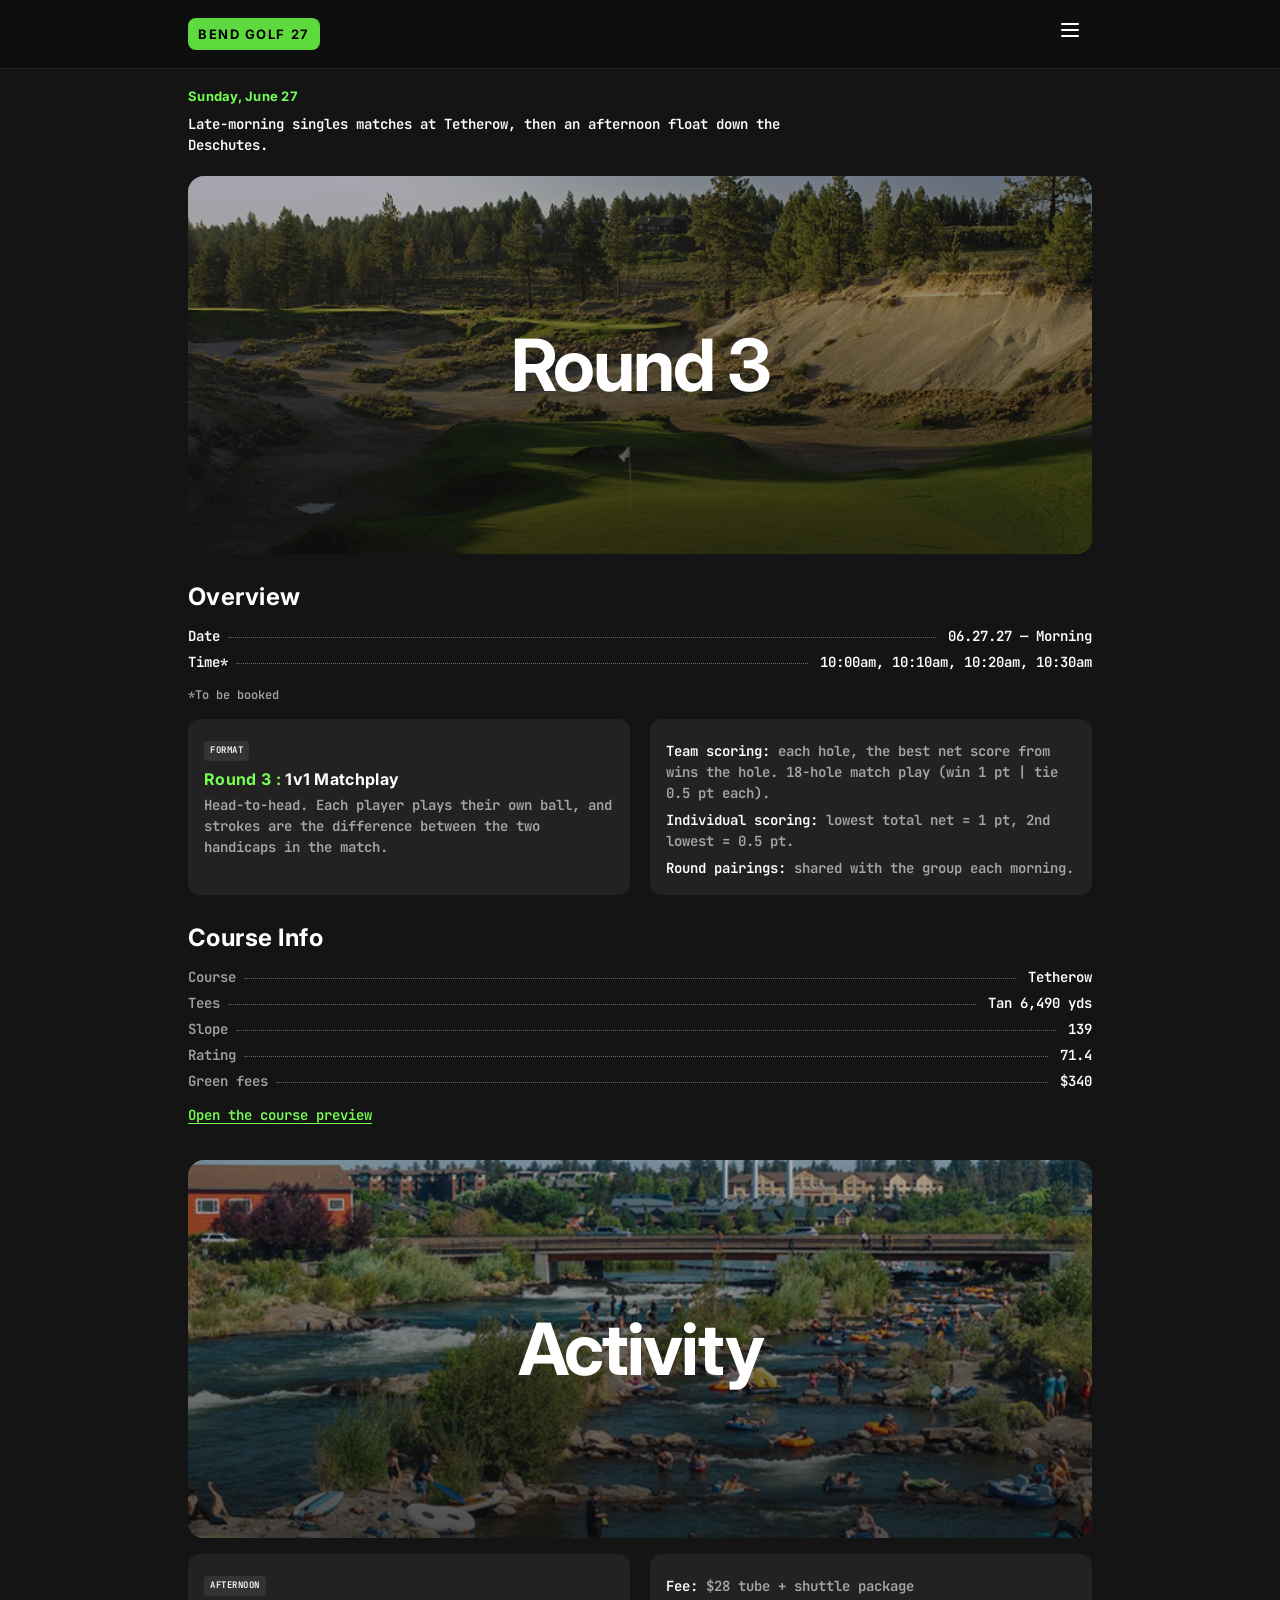
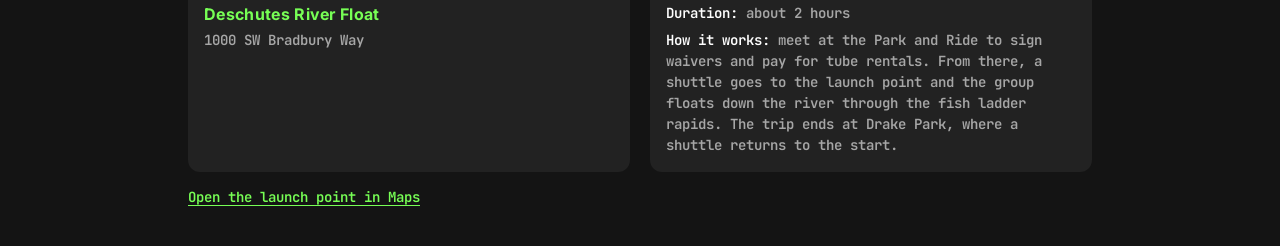
<file: sunday.html>
<!DOCTYPE html>
<html lang="en">
<head>
  <meta charset="UTF-8">
  <meta name="viewport" content="width=device-width, initial-scale=1">
  <link rel="icon" type="image/png" sizes="16x16" href="images/Bend_Favicon.png">
  <link rel="apple-touch-icon" href="images/App%20logo.png">
  <meta name="apple-mobile-web-app-capable" content="yes">
  <meta name="mobile-web-app-capable" content="yes">
  <meta name="apple-mobile-web-app-status-bar-style" content="black">
  <meta name="apple-mobile-web-app-title" content="Bend 27">
  <meta name="theme-color" content="#141414">
  <link rel="manifest" href="manifest.json">
  <title>Sunday, June 27 — Bend 27</title>
  <link rel="preconnect" href="https://fonts.googleapis.com">
  <link href="https://fonts.googleapis.com/css2?family=Inter:wght@600;700&family=JetBrains+Mono:wght@600&display=swap" rel="stylesheet">
  <link rel="stylesheet" href="css/site.css">
  <link rel="stylesheet" href="css/nav.css">
</head>
<body>
  <header class="top">
      <a class="mark" href="index.html">BEND GOLF 27</a>
      <div class="nav-actions">
        <button class="nav-toggle" type="button" aria-expanded="false" aria-controls="site-nav" aria-label="Open menu">
          <span class="nav-toggle-bar"></span>
          <span class="nav-toggle-bar"></span>
          <span class="nav-toggle-bar"></span>
        </button>
        <nav id="site-nav" class="nav-menu" hidden aria-label="Trip">
          <a href="overview.html">
            <span class="nav-kicker">Trip</span>
            Overview
          </a>
          <a href="friday.html">
            <span class="nav-kicker">June 25</span>
            Friday
          </a>
          <a href="saturday.html">
            <span class="nav-kicker">June 26</span>
            Saturday
          </a>
          <a href="sunday.html" aria-current="page">
            <span class="nav-kicker">June 27</span>
            Sunday
          </a>
          <a href="monday.html">
            <span class="nav-kicker">June 28</span>
            Monday
          </a>
          <a href="faq.html">
            <span class="nav-kicker">Trip</span>
            FAQ
          </a>
        </nav>
      </div>
  </header>
  <div class="phone">
    <main>
      <p class="kicker">Sunday, June 27</p>
      <p class="day-intro">Late-morning singles matches at Tetherow, then an afternoon float down the Deschutes.</p>

      <section class="day-block">
        <div class="hero">
          <img class="hero-photo" src="images/Tetherow.png" alt="Tetherow">
          <h1>Round 3</h1>
        </div>
        <h2>Overview</h2>
        <div class="facts">
          <div class="fact"><span class="is-primary">Date</span><span class="fact-line"></span><span class="fact-value">06.27.27 — Morning</span></div>
          <div class="fact"><span class="is-primary">Time*</span><span class="fact-line"></span><span class="fact-value">10:00am, 10:10am, 10:20am, 10:30am</span></div>
        </div>
        <p class="time-note">*To be booked</p>
        <article class="card">
          <p class="tag">FORMAT</p>
          <h3>Round 3 : <span class="round-name">1v1 Matchplay</span></h3>
          <p>Head-to-head. Each player plays their own ball, and strokes are the difference between the two handicaps in the match.</p>
        </article>
        <article class="card">
          <p><span class="lead">Team scoring:</span> each hole, the best net score from wins the hole. 18-hole match play (win 1 pt | tie 0.5 pt each).</p>
          <p><span class="lead">Individual scoring:</span> lowest total net = 1 pt, 2nd lowest = 0.5 pt.</p>
          <p><span class="lead">Round pairings:</span> shared with the group each morning.</p>
        </article>
        <h2>Course Info</h2>
        <div class="facts">
          <div class="fact"><span>Course</span><span class="fact-line"></span><span class="fact-value">Tetherow</span></div>
          <div class="fact"><span>Tees</span><span class="fact-line"></span><span class="fact-value">Tan 6,490 yds</span></div>
          <div class="fact"><span>Slope</span><span class="fact-line"></span><span class="fact-value">139</span></div>
          <div class="fact"><span>Rating</span><span class="fact-line"></span><span class="fact-value">71.4</span></div>
          <div class="fact"><span>Green fees</span><span class="fact-line"></span><span class="fact-value">$340</span></div>
        </div>
        <a class="text-link" href="https://coursepreview.golf/tetherow/?hole=1" target="_blank" rel="noopener noreferrer">Open the course preview</a>
      </section>

      <section class="day-block">
        <div class="hero">
          <img class="hero-photo" src="images/Deschutes.png" alt="Deschutes River">
          <h1>Activity</h1>
        </div>
        <article class="card">
          <p class="tag">AFTERNOON</p>
          <h3>Deschutes River Float</h3>
          <p>1000 SW Bradbury Way</p>
        </article>
        <article class="card">
          <p><span class="lead">Fee:</span> $28 tube + shuttle package</p>
          <p><span class="lead">Duration:</span> about 2 hours</p>
          <p><span class="lead">How it works:</span> meet at the Park and Ride to sign waivers and pay for tube rentals. From there, a shuttle goes to the launch point and the group floats down the river through the fish ladder rapids. The trip ends at Drake Park, where a shuttle returns to the start.</p>
        </article>
        <a class="text-link" href="https://maps.google.com/?q=1000+SW+Bradbury+Way+Bend+OR" target="_blank" rel="noopener noreferrer">Open the launch point in Maps</a>
      </section>
    </main>
  </div>
  <script src="js/nav.js?v=3" defer></script>
</body>
</html>
</file>
<file: css/site.css>
:root {
  --bg: #141414;
  --canvas: #0b0b0b;
  --card: rgba(255, 255, 255, 0.06);
  --text: #ffffff;
  --text-secondary: rgba(255, 255, 255, 0.6);
  --muted: rgba(255, 255, 255, 0.72);
  --green: #5eda3f;
  --label: #77ff55;
  --line: rgba(255, 255, 255, 0.35);
  --radius: 12px;
  --page: 430px;
  --nav: 64px;
  --font: "Suisse Int'l", Inter, "Helvetica Neue", sans-serif;
  --mono: "JetBrains Mono", ui-monospace, monospace;
}

* { box-sizing: border-box; }

html, body {
  margin: 0;
  background: var(--bg);
  color: var(--text);
  font-family: var(--font);
}

body {
  min-height: 100vh;
  display: flex;
  flex-direction: column;
}

a { color: inherit; }

.phone {
  flex: 1 0 auto;
  width: 100%;
  max-width: 960px;
  margin: 0 auto;
  background: var(--bg);
  padding: 20px 16px 40px;
}

.top {
  display: flex;
  flex-wrap: wrap;
  align-items: center;
  justify-content: space-between;
  margin-bottom: 22px;
}

.mark {
  display: inline-flex;
  align-items: center;
  height: 32px;
  padding: 0 10px;
  border-radius: 8px;
  background: var(--green);
  color: #000;
  font-weight: 700;
  font-size: 13px;
  letter-spacing: 0.12em;
  text-decoration: none;
}

.nav-toggle {
  position: relative;
  flex: 0 0 auto;
  width: 32px;
  height: 32px;
  margin-left: auto;
  padding: 0;
  border: 0;
  border-radius: 8px;
  background: transparent;
  color: var(--text);
  cursor: pointer;
}

.nav-toggle-bar {
  position: absolute;
  left: 7px;
  width: 18px;
  height: 2px;
  border-radius: 1px;
  background: var(--text);
  transition: transform 160ms ease, opacity 160ms ease;
}

.nav-toggle-bar:nth-child(1) { top: 9px; }
.nav-toggle-bar:nth-child(2) { top: 15px; }
.nav-toggle-bar:nth-child(3) { top: 21px; }

.nav-toggle[aria-expanded="true"] .nav-toggle-bar:nth-child(1) {
  transform: translateY(6px) rotate(45deg);
}

.nav-toggle[aria-expanded="true"] .nav-toggle-bar:nth-child(2) {
  opacity: 0;
}

.nav-toggle[aria-expanded="true"] .nav-toggle-bar:nth-child(3) {
  transform: translateY(-6px) rotate(-45deg);
}

.nav-toggle:focus-visible,
.landing-cta:focus-visible {
  outline: 2px solid var(--label);
  outline-offset: 2px;
}

.text-secondary { color: var(--text-secondary); }

.kicker {
  margin: 0 0 18px;
  color: var(--label);
  font-size: 13px;
  font-weight: 700;
  letter-spacing: 0.02em;
}

.day-intro {
  margin: -8px 0 20px;
  max-width: 40rem;
  color: var(--text);
  font-family: var(--mono);
  font-size: 14px;
  font-weight: 600;
  line-height: 1.5;
}

h1, h2, h3, p { margin: 0; }

h1 {
  font-size: 28px;
  line-height: 1.1;
  font-weight: 700;
  letter-spacing: 0.02em;
}

h2 {
  margin: 28px 0 14px;
  font-size: 22px;
  letter-spacing: 0.02em;
}

.stats {
  display: flex;
  flex-wrap: wrap;
  gap: 8px 10px;
  margin-top: 10px;
  color: var(--text-secondary);
  font-family: var(--mono);
  font-size: 11px;
  font-weight: 600;
}

.stats span[aria-hidden="true"] {
  color: var(--green);
}

.stack { display: grid; gap: 10px; }

.card {
  background: var(--card);
  border-radius: var(--radius);
  padding: 16px;
  overflow: hidden;
}

.card h3 {
  color: var(--label);
  font-size: 16px;
  letter-spacing: 0.02em;
}

.card h3 .round-name {
  color: var(--text);
}

.card p,
.note,
.prose {
  margin-top: 6px;
  color: var(--text);
  font-family: var(--mono);
  font-size: 14px;
  font-weight: 600;
  line-height: 1.5;
}

.card p { color: var(--text-secondary); }

.facts + .card,
.hero + .card { margin-top: 16px; }

.card + .card { margin-top: 10px; }

.card .tag {
  display: inline-block;
  margin-bottom: 8px;
  padding: 3px 6px;
  border-radius: 4px;
  background: rgba(255, 255, 255, 0.08);
  color: var(--text);
  font-family: var(--mono);
  font-size: 9px;
  font-weight: 600;
  letter-spacing: 0.06em;
}

.hero {
  position: relative;
  height: 246px;
  margin: 0 0 18px;
  border-radius: 16px;
  overflow: hidden;
  background: #111;
}

.hero-photo {
  position: absolute;
  inset: 0;
  width: 100%;
  height: 100%;
  object-fit: cover;
}

.hero:has(.hero-photo)::after {
  content: "";
  position: absolute;
  inset: 0;
  z-index: 1;
  background: linear-gradient(
    180deg,
    rgba(11, 11, 11, 0.28) 0%,
    rgba(11, 11, 11, 0.5) 46%,
    rgba(11, 11, 11, 0.72) 100%
  );
  pointer-events: none;
}

.hero h1 {
  position: absolute;
  left: 22px;
  right: 22px;
  top: 50%;
  z-index: 2;
  transform: translateY(-50%);
  text-align: center;
  font-size: clamp(40px, 7vw, 72px);
  line-height: 0.95;
  letter-spacing: -0.03em;
}

.facts { display: grid; gap: 8px; margin-top: 10px; }

.time-note {
  margin: 8px 0 16px;
  color: var(--text-secondary);
  font-family: var(--mono);
  font-size: 12px;
  font-weight: 600;
}

.fact {
  display: flex;
  align-items: baseline;
  gap: 8px;
  font-family: var(--mono);
  font-size: 14px;
  font-weight: 600;
}

.fact > span:first-child,
.fact-value {
  flex-shrink: 0;
  background: var(--bg);
}

.fact > span:first-child { color: var(--text-secondary); }

.fact > span.is-primary { color: var(--text); }

.fact-line {
  flex: 1;
  min-width: 16px;
  border-bottom: 1px dotted var(--line);
  transform: translateY(-3px);
}

.fact-value {
  text-align: right;
  padding-left: 4px;
  white-space: nowrap;
}

.players {
  display: grid;
  grid-template-columns: repeat(4, minmax(0, 1fr));
  gap: 8px;
  margin: 0;
  padding: 0;
  list-style: none;
}

.player {
  display: flex;
  flex-direction: column;
  align-items: center;
  gap: 4px;
  min-width: 0;
  background: var(--card);
  border-radius: var(--radius);
  padding: 16px 4px 14px;
  overflow: hidden;
  text-align: center;
  font-size: clamp(10px, 3.1vw, 12px);
  font-weight: 700;
  letter-spacing: 0.01em;
  line-height: 1.2;
}

.player-name {
  display: flex;
  flex-direction: column;
  align-items: center;
  max-width: 100%;
}

.hcp {
  margin-top: auto;
  color: var(--green);
  font-family: var(--mono);
  font-weight: 600;
  font-size: clamp(10px, 3.1vw, 12px);
  white-space: nowrap;
}

.rule { margin-top: 22px; }

.rule h3 {
  color: var(--label);
  font-size: 16px;
  letter-spacing: 0.02em;
}

.rule p,
.rule ol,
.group-label {
  margin-top: 8px;
  color: var(--text-secondary);
  font-family: var(--mono);
  font-size: 14px;
  font-weight: 600;
  line-height: 1.5;
}

.rule ol { padding-left: 18px; }

.rule .recs { margin-top: 8px; }

.rule ol li + li { margin-top: 8px; }

.rule ol strong,
.rule p .lead,
.rule p strong { color: var(--text); font-weight: 600; }

.fold + .fold {
  margin-top: 22px;
  padding-top: 8px;
  border-top: 1px solid var(--line);
}

.fold,
.fold summary {
  width: 100%;
}

.fold summary {
  display: flex;
  align-items: center;
  justify-content: space-between;
  gap: 16px;
  margin: 18px 0 14px;
  cursor: pointer;
  list-style: none;
  font-size: 22px;
  font-weight: 700;
  letter-spacing: 0.02em;
  line-height: 1.2;
}

.fold summary::-webkit-details-marker,
.fold summary::marker {
  display: none;
  content: "";
}

.fold summary::after {
  content: "";
  flex: 0 0 auto;
  width: 8px;
  height: 8px;
  border-right: 2px solid var(--text);
  border-bottom: 2px solid var(--text);
  transform: rotate(45deg);
}

.fold[open] summary::after {
  transform: rotate(-135deg);
}

.fold summary:focus-visible {
  outline: 2px solid var(--label);
  outline-offset: 4px;
}

.rule a {
  color: var(--label);
  text-decoration: underline;
  text-underline-offset: 3px;
}

.app-link {
  display: inline-block;
  margin-top: 4px;
}

.app-link img {
  display: block;
  width: 72px;
  height: auto;
  border-radius: 16px;
}

.group-label {
  margin: 14px 0 4px;
  color: var(--text);
}

.card p .lead {
  color: var(--text);
}

.text-link {
  display: inline-block;
  margin-top: 14px;
  color: var(--label);
  font-family: var(--mono);
  font-size: 14px;
  font-weight: 600;
  text-decoration: underline;
  text-underline-offset: 3px;
}

.recs { margin: 0; padding-left: 18px; }
.recs li {
  margin: 4px 0;
  color: var(--text-secondary);
  font-family: var(--mono);
  font-size: 14px;
  font-weight: 600;
  line-height: 1.45;
}

.recs strong { color: var(--text); font-weight: 600; }

.map-link {
  display: block;
  margin-top: 14px;
  padding: 28px 14px;
  border-radius: 12px;
  background:
    linear-gradient(180deg, rgba(20, 20, 20, 0.15), rgba(20, 20, 20, 0.72)),
    repeating-linear-gradient(90deg, rgba(255,255,255,0.04) 0 1px, transparent 1px 28px),
    repeating-linear-gradient(0deg, rgba(255,255,255,0.04) 0 1px, transparent 1px 28px),
    #243028;
  color: var(--label);
  font-family: var(--mono);
  font-size: 14px;
  font-weight: 600;
  text-decoration: none;
}

.day-block + .day-block { margin-top: 36px; }

.phone:has(.landing-logo) {
  display: flex;
  flex-direction: column;
}

.phone:has(.landing-logo) > main {
  flex: 1;
  display: flex;
  flex-direction: column;
  justify-content: center;
  align-self: center;
  width: min(100%, 520px);
}

.phone:has(.landing-logo) > main > .text-secondary {
  margin: 0 0 64px;
  text-align: center;
}

.landing-logo {
  display: block;
  width: min(220px, 72%);
  max-width: 220px;
  height: auto;
  margin: 12px auto 12px;
  filter: invert(1);
}

.phone:has(> .landing-logo) > .landing-logo {
  margin-top: auto;
}

.countdown {
  width: 100%;
  text-align: center;
}

.countdown-kicker {
  margin: 0 0 14px;
  color: var(--label);
  font-size: 12px;
  font-weight: 700;
  letter-spacing: 0.14em;
  text-transform: uppercase;
}

.countdown-grid {
  display: grid;
  grid-template-columns: repeat(4, minmax(0, 1fr));
  gap: 8px;
}

.countdown-unit {
  display: flex;
  flex-direction: column;
  align-items: center;
  gap: 6px;
  min-width: 0;
}

.countdown-value {
  color: var(--text);
  font-family: var(--mono);
  font-size: 32px;
  font-weight: 600;
  font-variant-numeric: tabular-nums;
  line-height: 1;
}

.countdown-label {
  color: var(--text-secondary);
  font-family: var(--mono);
  font-size: 10px;
  font-weight: 600;
  letter-spacing: 0.12em;
  text-transform: uppercase;
}

.landing-cta {
  display: block;
  width: fit-content;
  margin: 28px auto 0;
  padding: 10px 18px;
  border: 1px solid rgba(119, 255, 85, 0.4);
  border-radius: 999px;
  color: var(--label);
  font-size: 13px;
  font-weight: 700;
  letter-spacing: 0.08em;
  text-decoration: none;
}

.phone:has(> .landing-cta) > .landing-cta {
  margin-bottom: auto;
}

@media (min-width: 800px) {
  .phone {
    padding-left: 28px;
    padding-right: 28px;
  }

  .player-name {
    flex-direction: row;
    column-gap: 0.3em;
  }

  main > h1 {
    font-size: 32px;
    max-width: 22ch;
  }

  h2 {
    font-size: 24px;
    max-width: 32ch;
  }

  .fold summary {
    font-size: 24px;
    max-width: none;
  }

  .hero {
    height: min(42vh, 420px);
  }

  .stack {
    grid-template-columns: 1fr 1fr;
    gap: 16px;
  }

  .stack .card + .card {
    margin-top: 0;
  }

  .day-block {
    display: grid;
    grid-template-columns: 1fr 1fr;
    column-gap: 20px;
    row-gap: 16px;
  }

  .day-block > .hero,
  .day-block > h2,
  .day-block > .facts,
  .day-block > .time-note,
  .day-block > .map-link,
  .day-block > .text-link,
  .day-block > .group-label,
  .day-block > .recs,
  .day-block > .rule,
  .day-block > .prose,
  .day-block > .note,
  .day-block > .card:only-of-type {
    grid-column: 1 / -1;
  }

  .day-block > .hero,
  .day-block > h2,
  .day-block > .facts,
  .day-block > .time-note,
  .day-block > .card,
  .day-block > .map-link,
  .day-block > .text-link,
  .day-block > .group-label {
    margin-top: 0;
    margin-bottom: 0;
  }

  .day-block > h2 {
    margin-top: 12px;
  }

  .day-block .card + .card {
    margin-top: 0;
  }

  .rule,
  .prose,
  .note {
    max-width: none;
  }

  .card p,
  .fact,
  .recs li,
  .rule p {
    font-size: 14px;
  }

  .countdown-value {
    font-size: 40px;
  }
}
</file>
<file: css/nav.css>
.top {
  position: sticky;
  top: 0;
  z-index: 200;
  flex-wrap: nowrap;
  width: 100%;
  margin: 0;
  padding: 10px 16px;
  background: rgba(14, 14, 14, 0.94);
  -webkit-backdrop-filter: blur(16px);
  backdrop-filter: blur(16px);
  box-shadow: 0 1px 0 rgba(255, 255, 255, 0.08);
}

.nav-actions {
  position: relative;
  flex: 0 0 auto;
  margin-left: auto;
}

.nav-toggle {
  width: 44px;
  height: 44px;
  margin-left: 0;
}

.nav-toggle-bar {
  left: 13px;
}

.nav-toggle-bar:nth-child(1) { top: 13px; }
.nav-toggle-bar:nth-child(2) { top: 19px; }
.nav-toggle-bar:nth-child(3) { top: 25px; }

.nav-menu {
  position: absolute;
  right: 0;
  top: calc(100% + 8px);
  z-index: 1;
  min-width: min(280px, calc(100vw - 32px));
  max-width: calc(100vw - 32px);
  padding: 6px 0;
  background: rgba(12, 12, 12, 0.98);
  border: 1px solid rgba(255, 255, 255, 0.12);
  border-radius: 12px;
  box-shadow: 0 16px 40px rgba(0, 0, 0, 0.5);
}

.nav-menu[hidden] {
  display: none !important;
}

.nav-menu a {
  display: block;
  padding: 12px 16px;
  color: #fff;
  font-size: 16px;
  font-weight: 700;
  letter-spacing: 0.02em;
  line-height: 1.25;
  text-decoration: none;
  border-bottom: 1px solid rgba(255, 255, 255, 0.08);
}

.nav-menu a:last-child {
  border-bottom: 0;
}

.nav-kicker {
  display: block;
  margin-bottom: 4px;
  color: rgba(255, 255, 255, 0.5);
  font-family: "JetBrains Mono", ui-monospace, monospace;
  font-size: 10px;
  font-weight: 600;
  letter-spacing: 0.12em;
  text-transform: uppercase;
}

.nav-menu a[aria-current="page"] {
  color: #77ff55;
  border-left: 3px solid #77ff55;
  padding-left: 13px;
}

.nav-menu a:hover,
.nav-menu a:focus-visible {
  background: rgba(255, 255, 255, 0.06);
}

.nav-toggle:focus-visible,
.nav-menu a:focus-visible {
  outline: 2px solid #77ff55;
  outline-offset: 2px;
}

@media (min-width: 800px) {
  .top {
    padding-left: max(28px, calc((100vw - 960px) / 2 + 28px));
    padding-right: max(28px, calc((100vw - 960px) / 2 + 28px));
  }
}
</file>
